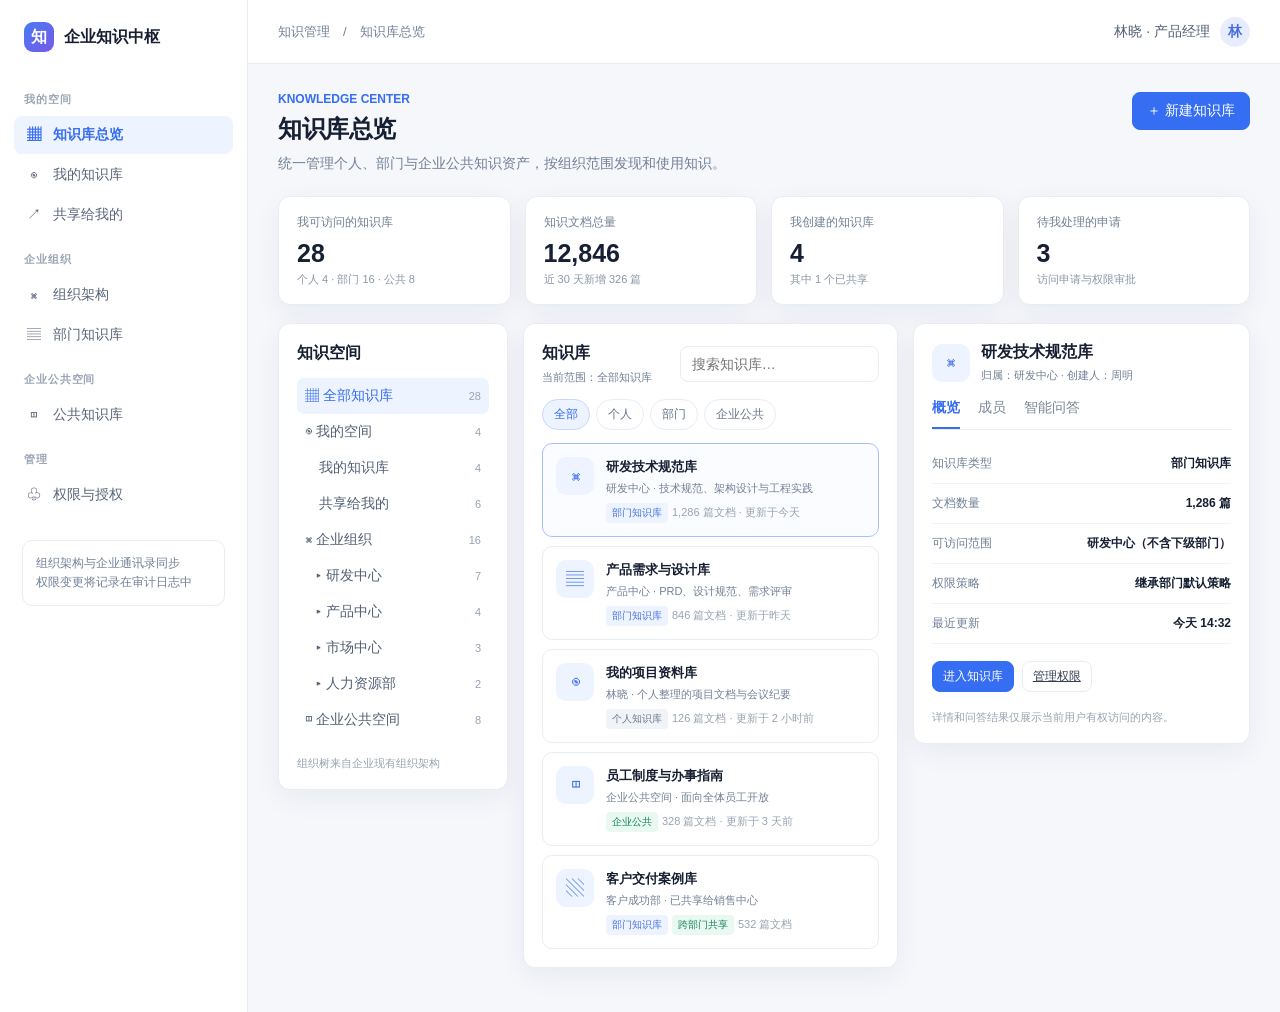
<file: knowledge-base/index.html>
<!doctype html>
<html lang="zh-CN"><head><meta charset="utf-8"><meta name="viewport" content="width=device-width,initial-scale=1"><title>知识库总览 · 企业知识中枢</title><link rel="stylesheet" href="assets/style.css"></head><body><div class="app"><aside class="sidebar"><div class="brand"><span class="brand-mark">知</span><span>企业知识中枢</span></div><nav class="nav"><div class="nav-label">我的空间</div><a class="active" href="index.html"><span class="nav-icon">▦</span><span class="nav-text">知识库总览</span></a><a href="personal-space.html"><span class="nav-icon">◉</span><span class="nav-text">我的知识库</span></a><a href="personal-space.html#shared"><span class="nav-icon">↗</span><span class="nav-text">共享给我的</span></a><div class="nav-label">企业组织</div><a href="organization.html"><span class="nav-icon">⌘</span><span class="nav-text">组织架构</span></a><a href="department-space.html"><span class="nav-icon">▤</span><span class="nav-text">部门知识库</span></a><div class="nav-label">企业公共空间</div><a href="department-space.html#public"><span class="nav-icon">◫</span><span class="nav-text">公共知识库</span></a><div class="nav-label">管理</div><a href="permissions.html"><span class="nav-icon">♧</span><span class="nav-text">权限与授权</span></a></nav><div class="sidebar-foot">组织架构与企业通讯录同步<br>权限变更将记录在审计日志中</div></aside><main class="main"><header class="topbar"><div class="crumb">知识管理　/　知识库总览</div><div class="user"><span>林晓 · 产品经理</span><span class="avatar">林</span></div></header><div class="content"><div class="page-head"><div><div class="eyebrow">KNOWLEDGE CENTER</div><h1>知识库总览</h1><p class="sub">统一管理个人、部门与企业公共知识资产，按组织范围发现和使用知识。</p></div><button class="btn primary" data-modal-open="createModal">＋ 新建知识库</button></div><section class="stats"><div class="stat"><div class="stat-label">我可访问的知识库</div><div class="stat-value">28</div><div class="stat-note">个人 4 · 部门 16 · 公共 8</div></div><div class="stat"><div class="stat-label">知识文档总量</div><div class="stat-value">12,846</div><div class="stat-note">近 30 天新增 326 篇</div></div><div class="stat"><div class="stat-label">我创建的知识库</div><div class="stat-value">4</div><div class="stat-note">其中 1 个已共享</div></div><div class="stat"><div class="stat-label">待我处理的申请</div><div class="stat-value">3</div><div class="stat-note">访问申请与权限审批</div></div></section><div class="layout"><section class="panel"><h3 class="section-title">知识空间</h3><div class="tree-item selected" data-demo-action="已切换到全部知识库">▦ 全部知识库 <span class="count">28</span></div><div class="tree-item" data-demo-action="已筛选个人空间">◉ 我的空间 <span class="count">4</span></div><div class="tree-item">　我的知识库 <span class="count">4</span></div><div class="tree-item">　共享给我的 <span class="count">6</span></div><div class="tree-item">⌘ 企业组织 <span class="count">16</span></div><div class="tree-item tree-child" data-demo-action="已切换至研发中心">▸ 研发中心 <span class="count">7</span></div><div class="tree-item tree-child">▸ 产品中心 <span class="count">4</span></div><div class="tree-item tree-child">▸ 市场中心 <span class="count">3</span></div><div class="tree-item tree-child">▸ 人力资源部 <span class="count">2</span></div><div class="tree-item">◫ 企业公共空间 <span class="count">8</span></div><div class="footer-note">组织树来自企业现有组织架构</div></section><section class="panel"><div class="toolbar"><div><h3 class="section-title" style="margin-bottom:4px">知识库</h3><span class="muted" style="font-size:11px">当前范围：全部知识库</span></div><input class="search" placeholder="搜索知识库…" data-search=".kb"></div><div class="filters"><button class="chip active" data-filter="all">全部</button><button class="chip" data-filter="personal">个人</button><button class="chip" data-filter="department">部门</button><button class="chip" data-filter="enterprise">企业公共</button></div><div class="kb-list" style="margin-top:13px"><article class="kb selected" data-kind="department"><div class="kb-icon">⌘</div><div><h3>研发技术规范库</h3><p>研发中心 · 技术规范、架构设计与工程实践</p><span class="tag blue">部门知识库</span><span class="meta">1,286 篇文档 · 更新于今天</span></div></article><article class="kb" data-kind="department"><div class="kb-icon">▤</div><div><h3>产品需求与设计库</h3><p>产品中心 · PRD、设计规范、需求评审</p><span class="tag blue">部门知识库</span><span class="meta">846 篇文档 · 更新于昨天</span></div></article><article class="kb" data-kind="personal"><div class="kb-icon">◉</div><div><h3>我的项目资料库</h3><p>林晓 · 个人整理的项目文档与会议纪要</p><span class="tag">个人知识库</span><span class="meta">126 篇文档 · 更新于 2 小时前</span></div></article><article class="kb" data-kind="enterprise"><div class="kb-icon">◫</div><div><h3>员工制度与办事指南</h3><p>企业公共空间 · 面向全体员工开放</p><span class="tag green">企业公共</span><span class="meta">328 篇文档 · 更新于 3 天前</span></div></article><article class="kb" data-kind="department"><div class="kb-icon">▧</div><div><h3>客户交付案例库</h3><p>客户成功部 · 已共享给销售中心</p><span class="tag blue">部门知识库</span><span class="tag green">跨部门共享</span><span class="meta">532 篇文档</span></div></article></div></section><section class="panel detail-panel"><div class="detail-title"><div class="kb-icon">⌘</div><div><h2>研发技术规范库</h2><p>归属：研发中心 · 创建人：周明</p></div></div><div class="tabs" data-tabs><div class="tab active" data-tab="docs">概览</div><div class="tab" data-tab="members">成员</div><div class="tab" data-tab="qa">智能问答</div></div><div data-tab-panel="docs"><div class="detail-row"><span class="muted">知识库类型</span><strong>部门知识库</strong></div><div class="detail-row"><span class="muted">文档数量</span><strong>1,286 篇</strong></div><div class="detail-row"><span class="muted">可访问范围</span><strong>研发中心（不含下级部门）</strong></div><div class="detail-row"><span class="muted">权限策略</span><strong>继承部门默认策略</strong></div><div class="detail-row"><span class="muted">最近更新</span><strong>今天 14:32</strong></div><div style="margin-top:17px;display:flex;gap:8px"><button class="btn primary small" data-demo-action="已打开知识库详情（原型演示）">进入知识库</button><a class="btn small" href="permissions.html">管理权限</a></div></div><div data-tab-panel="members" style="display:none"><div class="person"><span class="avatar">周</span><div class="person-info"><strong>周明</strong><span>知识库所有者</span></div><span class="status">管理者</span></div><div class="person"><span class="avatar">林</span><div class="person-info"><strong>林晓</strong><span>产品经理</span></div><span class="status">查看者</span></div><div class="person"><span class="avatar">陈</span><div class="person-info"><strong>陈宇</strong><span>研发工程师</span></div><span class="status">编辑者</span></div><a href="permissions.html" class="btn small">查看全部授权</a></div><div data-tab-panel="qa" style="display:none"><div class="notice">向知识库提问，AI 将基于当前有权访问的文档检索答案，并展示引用来源。</div><div class="field"><input placeholder="例如：服务发布前需要完成哪些检查？"></div><button class="btn primary small" data-demo-action="已提交示例问题：服务发布前需要完成哪些检查？">开始提问</button></div><div class="footer-note">详情和问答结果仅展示当前用户有权访问的内容。</div></section></div></div></main></div><div class="modal-backdrop" id="createModal"><div class="modal"><h2>新建知识库</h2><p>选择知识库归属。归属决定资产所有者，访问范围可在创建后单独配置。</p><div class="field"><label>知识库名称</label><input id="kbName" placeholder="请输入知识库名称"></div><div class="field"><label>知识库类型</label><select id="kbType"><option>个人知识库</option><option>部门知识库</option><option>企业公共知识库</option></select></div><div class="field"><label>归属部门（部门库适用）</label><select><option>研发中心</option><option>产品中心</option><option>市场中心</option></select></div><div id="createResult" class="muted" style="font-size:12px"></div><div class="modal-actions"><button class="btn" data-modal-close>取消</button><button class="btn primary" data-create-submit>创建</button></div></div></div><script src="assets/app.js"></script></body></html>
</file>
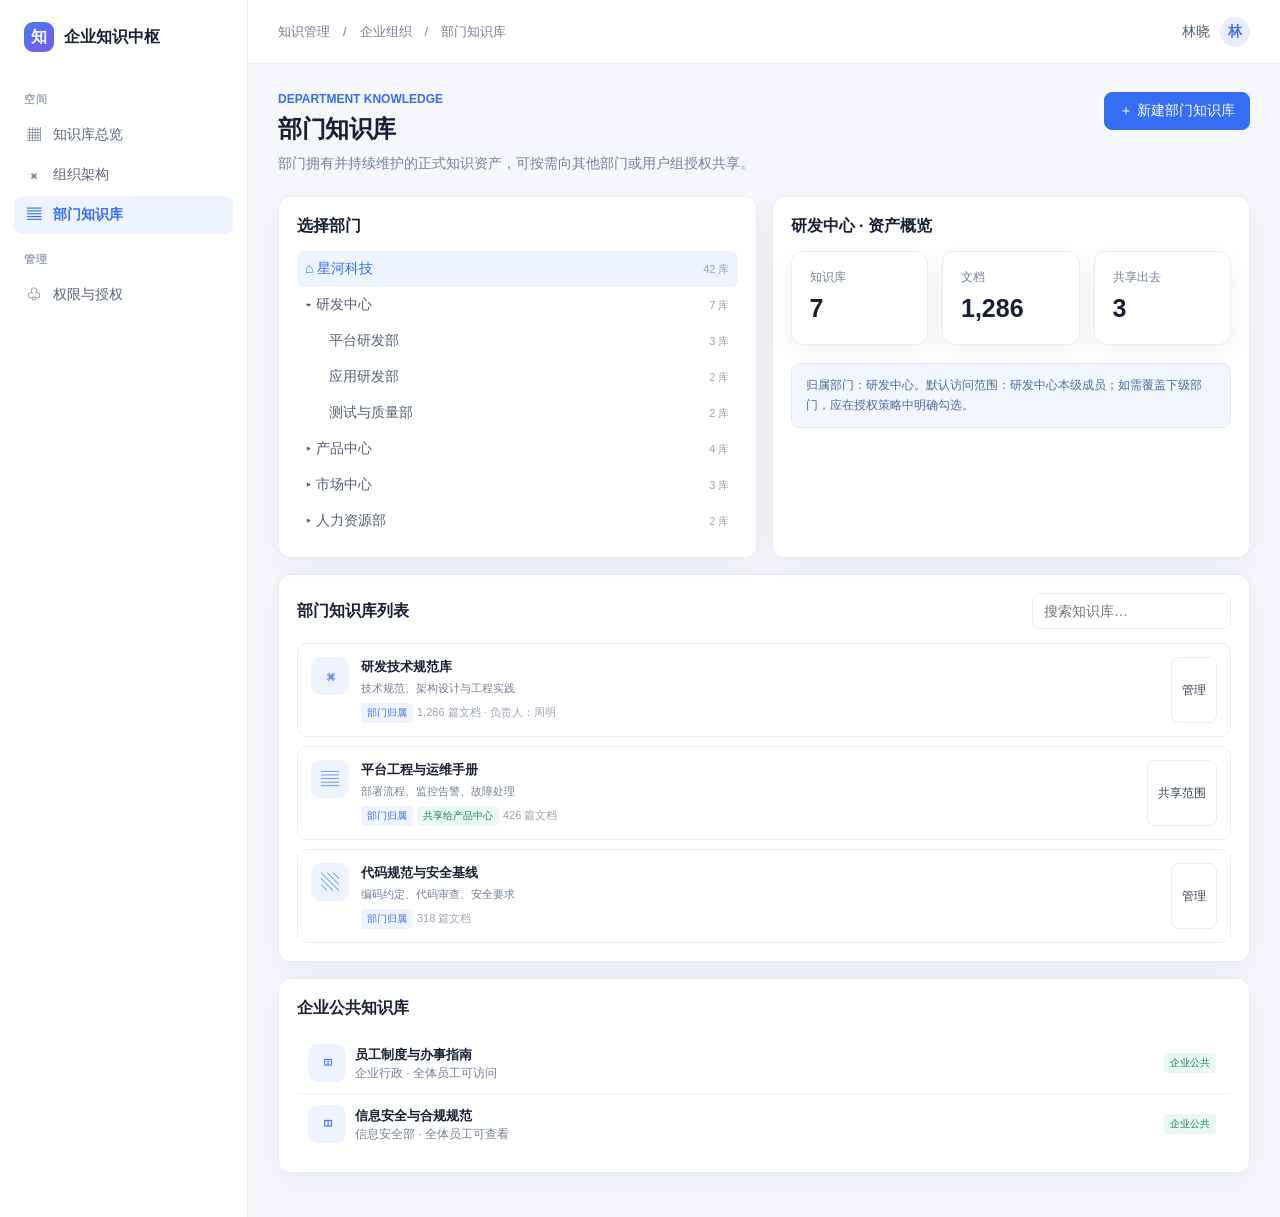
<file: knowledge-base/department-space.html>
<!doctype html><html lang="zh-CN"><head><meta charset="utf-8"><meta name="viewport" content="width=device-width,initial-scale=1"><title>部门知识库 · 企业知识中枢</title><link rel="stylesheet" href="assets/style.css"></head><body><div class="app"><aside class="sidebar"><div class="brand"><span class="brand-mark">知</span><span>企业知识中枢</span></div><nav class="nav"><div class="nav-label">空间</div><a href="index.html"><span class="nav-icon">▦</span><span class="nav-text">知识库总览</span></a><a href="organization.html"><span class="nav-icon">⌘</span><span class="nav-text">组织架构</span></a><a class="active" href="department-space.html"><span class="nav-icon">▤</span><span class="nav-text">部门知识库</span></a><div class="nav-label">管理</div><a href="permissions.html"><span class="nav-icon">♧</span><span class="nav-text">权限与授权</span></a></nav></aside><main class="main"><header class="topbar"><div class="crumb">知识管理　/　企业组织　/　部门知识库</div><div class="user">林晓 <span class="avatar">林</span></div></header><div class="content"><div class="page-head"><div><div class="eyebrow">DEPARTMENT KNOWLEDGE</div><h1>部门知识库</h1><p class="sub">部门拥有并持续维护的正式知识资产，可按需向其他部门或用户组授权共享。</p></div><button class="btn primary" data-modal-open="deptModal">＋ 新建部门知识库</button></div><div class="two-col"><section class="panel"><h3 class="section-title">选择部门</h3><div class="tree-item selected">⌂ 星河科技 <span class="count">42 库</span></div><div class="tree-item">▾ 研发中心 <span class="count">7 库</span></div><div class="tree-item tree-child">　平台研发部 <span class="count">3 库</span></div><div class="tree-item tree-child">　应用研发部 <span class="count">2 库</span></div><div class="tree-item tree-child">　测试与质量部 <span class="count">2 库</span></div><div class="tree-item">▸ 产品中心 <span class="count">4 库</span></div><div class="tree-item">▸ 市场中心 <span class="count">3 库</span></div><div class="tree-item">▸ 人力资源部 <span class="count">2 库</span></div></section><section class="panel"><h3 class="section-title">研发中心 · 资产概览</h3><div class="stats" style="grid-template-columns:repeat(3,1fr)"><div class="stat"><div class="stat-label">知识库</div><div class="stat-value">7</div></div><div class="stat"><div class="stat-label">文档</div><div class="stat-value">1,286</div></div><div class="stat"><div class="stat-label">共享出去</div><div class="stat-value">3</div></div></div><div class="notice">归属部门：研发中心。默认访问范围：研发中心本级成员；如需覆盖下级部门，应在授权策略中明确勾选。</div></section></div><section class="panel" style="margin-top:16px"><div class="toolbar"><h3 class="section-title" style="margin:0">部门知识库列表</h3><input class="search" placeholder="搜索知识库…" data-search=".kb"></div><div class="kb-list"><article class="kb"><div class="kb-icon">⌘</div><div style="flex:1"><h3>研发技术规范库</h3><p>技术规范、架构设计与工程实践</p><span class="tag blue">部门归属</span><span class="meta">1,286 篇文档 · 负责人：周明</span></div><button class="btn small" data-demo-action="已打开知识库管理">管理</button></article><article class="kb"><div class="kb-icon">▤</div><div style="flex:1"><h3>平台工程与运维手册</h3><p>部署流程、监控告警、故障处理</p><span class="tag blue">部门归属</span><span class="tag green">共享给产品中心</span><span class="meta">426 篇文档</span></div><button class="btn small" data-demo-action="已打开共享范围">共享范围</button></article><article class="kb"><div class="kb-icon">▧</div><div style="flex:1"><h3>代码规范与安全基线</h3><p>编码约定、代码审查、安全要求</p><span class="tag blue">部门归属</span><span class="meta">318 篇文档</span></div><button class="btn small" data-demo-action="已打开知识库管理">管理</button></article></div></section><section class="panel" id="public" style="margin-top:16px"><h3 class="section-title">企业公共知识库</h3><div class="org-row"><div class="kb-icon">◫</div><div class="org-name"><strong>员工制度与办事指南</strong><small>企业行政 · 全体员工可访问</small></div><span class="tag green">企业公共</span></div><div class="org-row"><div class="kb-icon">◫</div><div class="org-name"><strong>信息安全与合规规范</strong><small>信息安全部 · 全体员工可查看</small></div><span class="tag green">企业公共</span></div></section></div></main></div><div class="modal-backdrop" id="deptModal"><div class="modal"><h2>新建部门知识库</h2><p>由部门管理员或被授权员工创建，归属部门将成为知识资产所有者。</p><div class="field"><label>知识库名称</label><input placeholder="请输入知识库名称"></div><div class="field"><label>归属部门</label><select><option>研发中心</option><option>产品中心</option><option>市场中心</option></select></div><div class="field"><label>默认访问范围</label><select><option>仅归属部门本级</option><option>归属部门及所有下级部门</option></select></div><div class="modal-actions"><button class="btn" data-modal-close>取消</button><button class="btn primary" data-demo-action="部门知识库创建成功（原型演示）">创建</button></div></div></div><script src="assets/app.js"></script></body></html>
</file>
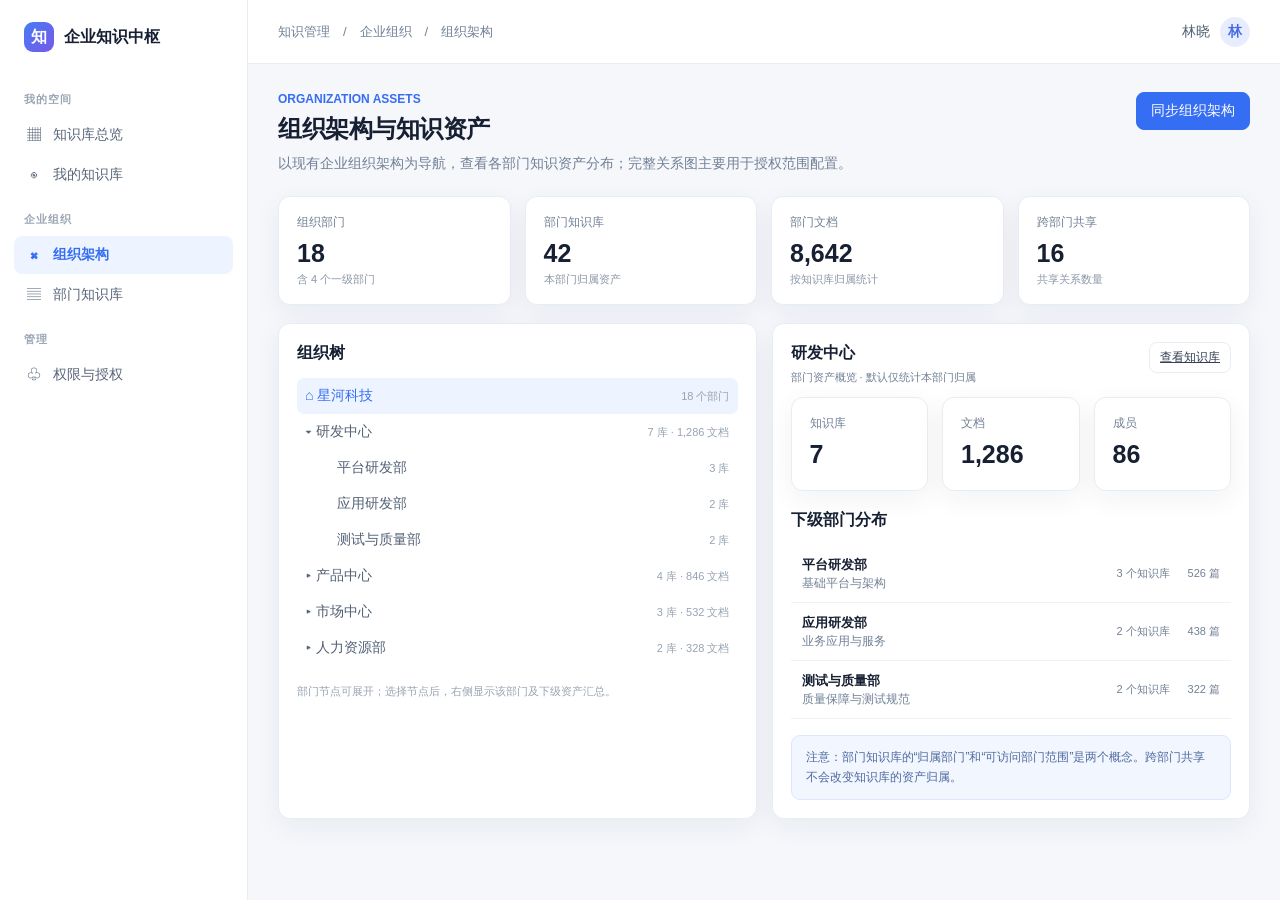
<file: knowledge-base/organization.html>
<!doctype html><html lang="zh-CN"><head><meta charset="utf-8"><meta name="viewport" content="width=device-width,initial-scale=1"><title>组织架构 · 企业知识中枢</title><link rel="stylesheet" href="assets/style.css"></head><body><div class="app"><aside class="sidebar"><div class="brand"><span class="brand-mark">知</span><span>企业知识中枢</span></div><nav class="nav"><div class="nav-label">我的空间</div><a href="index.html"><span class="nav-icon">▦</span><span class="nav-text">知识库总览</span></a><a href="personal-space.html"><span class="nav-icon">◉</span><span class="nav-text">我的知识库</span></a><div class="nav-label">企业组织</div><a class="active" href="organization.html"><span class="nav-icon">⌘</span><span class="nav-text">组织架构</span></a><a href="department-space.html"><span class="nav-icon">▤</span><span class="nav-text">部门知识库</span></a><div class="nav-label">管理</div><a href="permissions.html"><span class="nav-icon">♧</span><span class="nav-text">权限与授权</span></a></nav></aside><main class="main"><header class="topbar"><div class="crumb">知识管理　/　企业组织　/　组织架构</div><div class="user">林晓 <span class="avatar">林</span></div></header><div class="content"><div class="page-head"><div><div class="eyebrow">ORGANIZATION ASSETS</div><h1>组织架构与知识资产</h1><p class="sub">以现有企业组织架构为导航，查看各部门知识资产分布；完整关系图主要用于授权范围配置。</p></div><button class="btn primary" data-demo-action="组织架构同步任务已模拟触发">同步组织架构</button></div><div class="stats"><div class="stat"><div class="stat-label">组织部门</div><div class="stat-value">18</div><div class="stat-note">含 4 个一级部门</div></div><div class="stat"><div class="stat-label">部门知识库</div><div class="stat-value">42</div><div class="stat-note">本部门归属资产</div></div><div class="stat"><div class="stat-label">部门文档</div><div class="stat-value">8,642</div><div class="stat-note">按知识库归属统计</div></div><div class="stat"><div class="stat-label">跨部门共享</div><div class="stat-value">16</div><div class="stat-note">共享关系数量</div></div></div><div class="two-col"><section class="panel"><h3 class="section-title">组织树</h3><div class="tree-item selected">⌂ 星河科技 <span class="count">18 个部门</span></div><div class="tree-item" data-tree-toggle="org-rd">▾ 研发中心 <span class="count">7 库 · 1,286 文档</span></div><div id="org-rd" class="tree-child"><div class="tree-item">　平台研发部 <span class="count">3 库</span></div><div class="tree-item">　应用研发部 <span class="count">2 库</span></div><div class="tree-item">　测试与质量部 <span class="count">2 库</span></div></div><div class="tree-item" data-tree-toggle="org-product">▸ 产品中心 <span class="count">4 库 · 846 文档</span></div><div id="org-product" class="tree-child" hidden><div class="tree-item">　产品管理部 <span class="count">2 库</span></div><div class="tree-item">　用户体验部 <span class="count">2 库</span></div></div><div class="tree-item" data-tree-toggle="org-market">▸ 市场中心 <span class="count">3 库 · 532 文档</span></div><div id="org-market" class="tree-child" hidden><div class="tree-item">　品牌部 <span class="count">1 库</span></div><div class="tree-item">　市场运营部 <span class="count">2 库</span></div></div><div class="tree-item">▸ 人力资源部 <span class="count">2 库 · 328 文档</span></div><div class="footer-note">部门节点可展开；选择节点后，右侧显示该部门及下级资产汇总。</div></section><section class="panel"><div class="page-head" style="margin-bottom:12px"><div><h3 class="section-title" style="margin-bottom:4px">研发中心</h3><span class="muted" style="font-size:11px">部门资产概览 · 默认仅统计本部门归属</span></div><a class="btn small" href="department-space.html">查看知识库</a></div><div class="stats" style="grid-template-columns:repeat(3,1fr)"><div class="stat"><div class="stat-label">知识库</div><div class="stat-value">7</div></div><div class="stat"><div class="stat-label">文档</div><div class="stat-value">1,286</div></div><div class="stat"><div class="stat-label">成员</div><div class="stat-value">86</div></div></div><h3 class="section-title" style="margin-top:18px">下级部门分布</h3><div class="org-row"><div class="org-name"><strong>平台研发部</strong><small>基础平台与架构</small></div><div class="org-metrics"><span>3 个知识库</span><span>526 篇</span></div></div><div class="org-row"><div class="org-name"><strong>应用研发部</strong><small>业务应用与服务</small></div><div class="org-metrics"><span>2 个知识库</span><span>438 篇</span></div></div><div class="org-row"><div class="org-name"><strong>测试与质量部</strong><small>质量保障与测试规范</small></div><div class="org-metrics"><span>2 个知识库</span><span>322 篇</span></div></div><div class="notice" style="margin-top:16px">注意：部门知识库的“归属部门”和“可访问部门范围”是两个概念。跨部门共享不会改变知识库的资产归属。</div></section></div></div></main></div><script src="assets/app.js"></script></body></html>
</file>
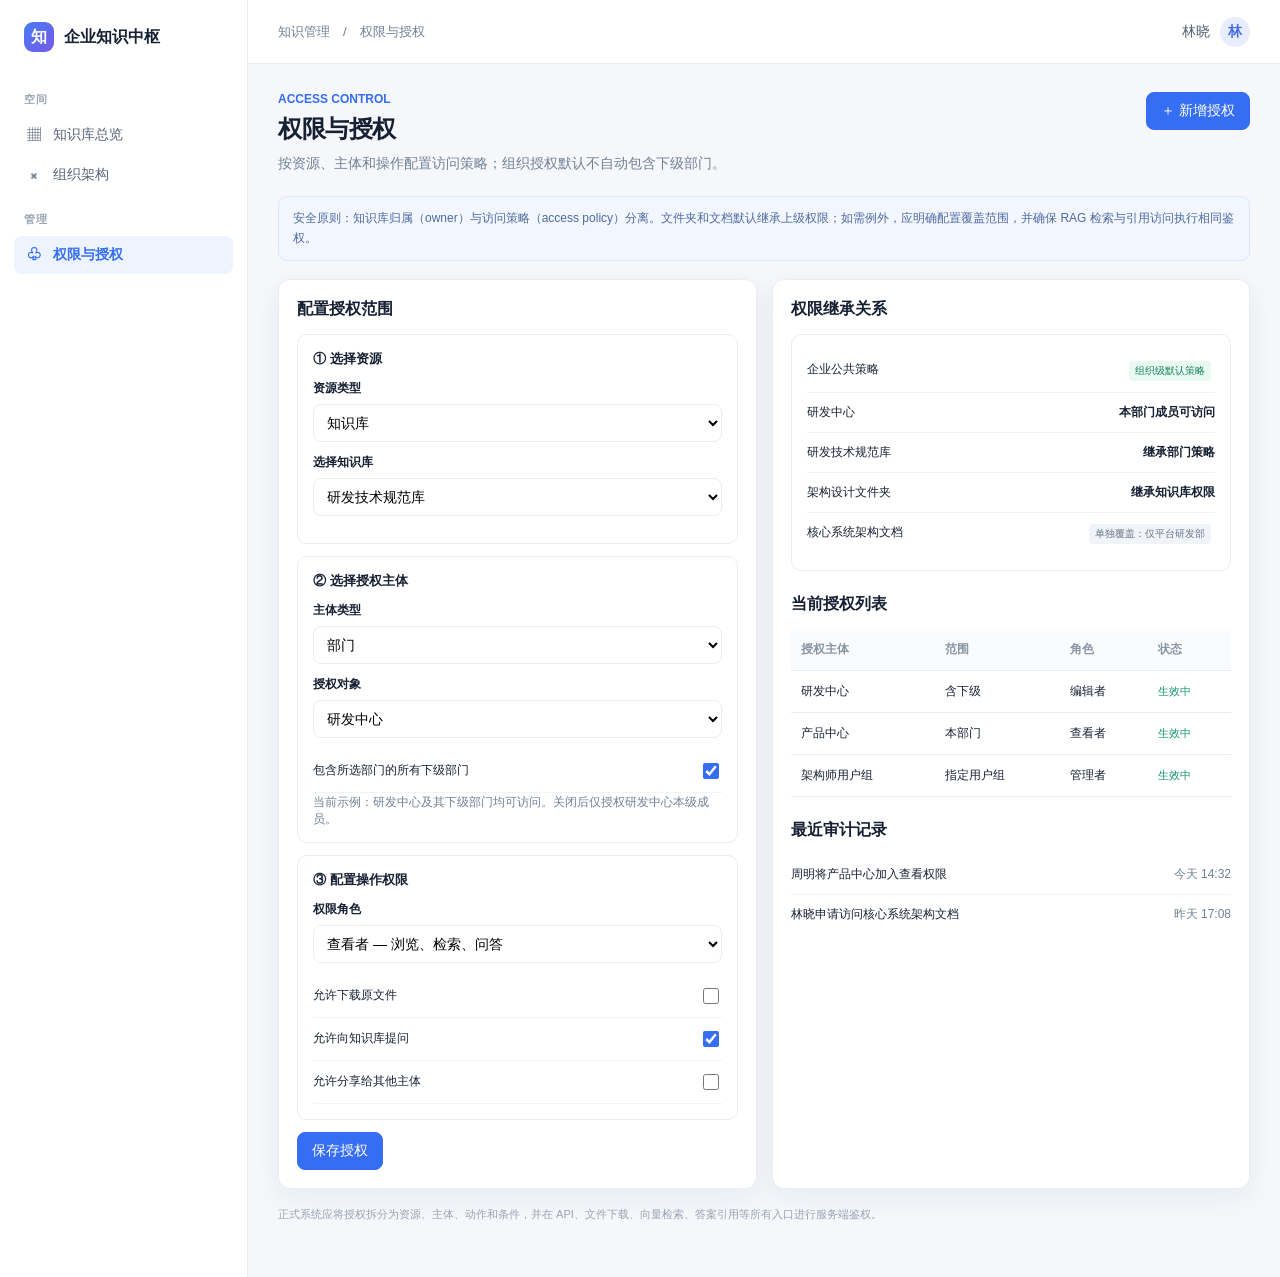
<file: knowledge-base/permissions.html>
<!doctype html><html lang="zh-CN"><head><meta charset="utf-8"><meta name="viewport" content="width=device-width,initial-scale=1"><title>权限与授权 · 企业知识中枢</title><link rel="stylesheet" href="assets/style.css"></head><body><div class="app"><aside class="sidebar"><div class="brand"><span class="brand-mark">知</span><span>企业知识中枢</span></div><nav class="nav"><div class="nav-label">空间</div><a href="index.html"><span class="nav-icon">▦</span><span class="nav-text">知识库总览</span></a><a href="organization.html"><span class="nav-icon">⌘</span><span class="nav-text">组织架构</span></a><div class="nav-label">管理</div><a class="active" href="permissions.html"><span class="nav-icon">♧</span><span class="nav-text">权限与授权</span></a></nav></aside><main class="main"><header class="topbar"><div class="crumb">知识管理　/　权限与授权</div><div class="user">林晓 <span class="avatar">林</span></div></header><div class="content"><div class="page-head"><div><div class="eyebrow">ACCESS CONTROL</div><h1>权限与授权</h1><p class="sub">按资源、主体和操作配置访问策略；组织授权默认不自动包含下级部门。</p></div><button class="btn primary" data-demo-action="已模拟提交新的授权策略">＋ 新增授权</button></div><div class="notice" style="margin-bottom:18px">安全原则：知识库归属（owner）与访问策略（access policy）分离。文件夹和文档默认继承上级权限；如需例外，应明确配置覆盖范围，并确保 RAG 检索与引用访问执行相同鉴权。</div><div class="two-col"><section class="panel"><h3 class="section-title">配置授权范围</h3><div class="permission-box"><h3>① 选择资源</h3><div class="field"><label>资源类型</label><select><option>知识库</option><option>文件夹</option><option>单个文档</option></select></div><div class="field"><label>选择知识库</label><select><option>研发技术规范库</option><option>产品需求与设计库</option><option>员工制度与办事指南</option></select></div></div><div class="permission-box"><h3>② 选择授权主体</h3><div class="field"><label>主体类型</label><select id="principalType"><option>部门</option><option>个人用户</option><option>用户组</option></select></div><div class="field"><label>授权对象</label><select><option>研发中心</option><option>平台研发部</option><option>产品中心</option><option>市场中心</option><option>全体员工</option></select></div><div class="switchline"><span>包含所选部门的所有下级部门</span><input class="switch" type="checkbox" checked></div><small class="muted">当前示例：研发中心及其下级部门均可访问。关闭后仅授权研发中心本级成员。</small></div><div class="permission-box"><h3>③ 配置操作权限</h3><div class="field"><label>权限角色</label><select><option>查看者 — 浏览、检索、问答</option><option>编辑者 — 上传、编辑、删除文档</option><option>管理者 — 成员管理、权限配置</option><option>自定义权限</option></select></div><div class="switchline"><span>允许下载原文件</span><input class="switch" type="checkbox"></div><div class="switchline"><span>允许向知识库提问</span><input class="switch" type="checkbox" checked></div><div class="switchline"><span>允许分享给其他主体</span><input class="switch" type="checkbox"></div></div><button class="btn primary" data-demo-action="授权规则已模拟保存">保存授权</button></section><section class="panel"><h3 class="section-title">权限继承关系</h3><div class="permission-box"><div class="detail-row"><span>企业公共策略</span><span class="tag green">组织级默认策略</span></div><div class="detail-row"><span>研发中心</span><strong>本部门成员可访问</strong></div><div class="detail-row"><span>研发技术规范库</span><strong>继承部门策略</strong></div><div class="detail-row"><span>架构设计文件夹</span><strong>继承知识库权限</strong></div><div class="detail-row"><span>核心系统架构文档</span><span class="tag">单独覆盖：仅平台研发部</span></div></div><h3 class="section-title" style="margin-top:22px">当前授权列表</h3><table class="table"><thead><tr><th>授权主体</th><th>范围</th><th>角色</th><th>状态</th></tr></thead><tbody><tr><td>研发中心</td><td>含下级</td><td>编辑者</td><td><span class="status">生效中</span></td></tr><tr><td>产品中心</td><td>本部门</td><td>查看者</td><td><span class="status">生效中</span></td></tr><tr><td>架构师用户组</td><td>指定用户组</td><td>管理者</td><td><span class="status">生效中</span></td></tr></tbody></table><h3 class="section-title" style="margin-top:22px">最近审计记录</h3><div class="detail-row"><span>周明将产品中心加入查看权限</span><span class="muted">今天 14:32</span></div><div class="detail-row"><span>林晓申请访问核心系统架构文档</span><span class="muted">昨天 17:08</span></div></section></div><p class="footer-note">正式系统应将授权拆分为资源、主体、动作和条件，并在 API、文件下载、向量检索、答案引用等所有入口进行服务端鉴权。</p></div></main></div><script src="assets/app.js"></script></body></html>
</file>
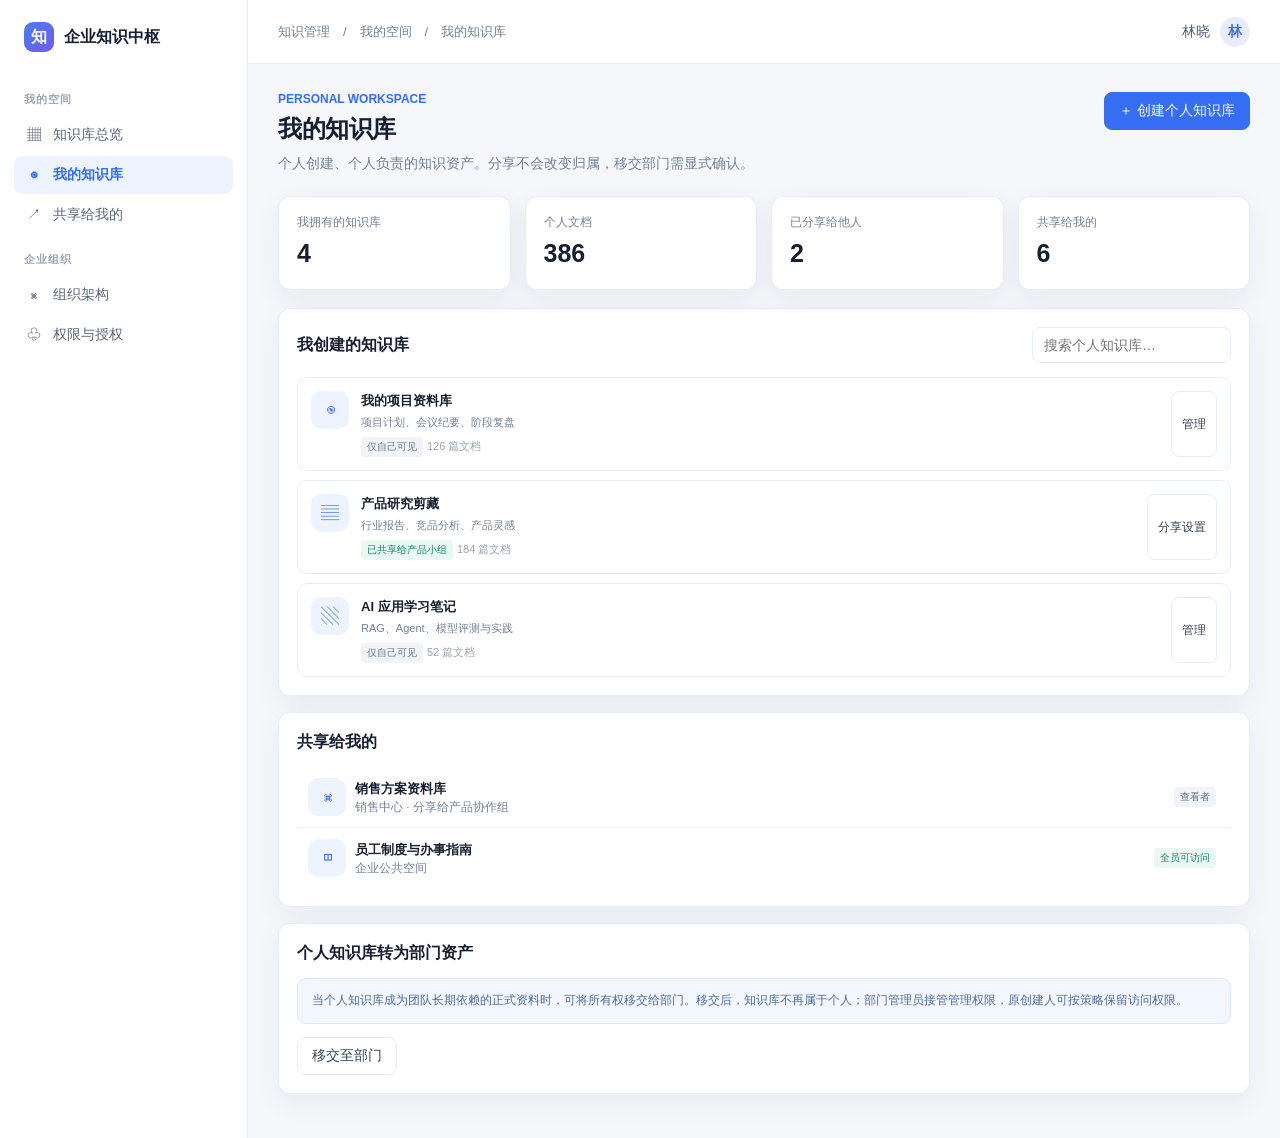
<file: knowledge-base/personal-space.html>
<!doctype html><html lang="zh-CN"><head><meta charset="utf-8"><meta name="viewport" content="width=device-width,initial-scale=1"><title>个人空间 · 企业知识中枢</title><link rel="stylesheet" href="assets/style.css"></head><body><div class="app"><aside class="sidebar"><div class="brand"><span class="brand-mark">知</span><span>企业知识中枢</span></div><nav class="nav"><div class="nav-label">我的空间</div><a href="index.html"><span class="nav-icon">▦</span><span class="nav-text">知识库总览</span></a><a class="active" href="personal-space.html"><span class="nav-icon">◉</span><span class="nav-text">我的知识库</span></a><a href="#shared"><span class="nav-icon">↗</span><span class="nav-text">共享给我的</span></a><div class="nav-label">企业组织</div><a href="organization.html"><span class="nav-icon">⌘</span><span class="nav-text">组织架构</span></a><a href="permissions.html"><span class="nav-icon">♧</span><span class="nav-text">权限与授权</span></a></nav></aside><main class="main"><header class="topbar"><div class="crumb">知识管理　/　我的空间　/　我的知识库</div><div class="user">林晓 <span class="avatar">林</span></div></header><div class="content"><div class="page-head"><div><div class="eyebrow">PERSONAL WORKSPACE</div><h1>我的知识库</h1><p class="sub">个人创建、个人负责的知识资产。分享不会改变归属，移交部门需显式确认。</p></div><button class="btn primary" data-modal-open="personalModal">＋ 创建个人知识库</button></div><div class="stats"><div class="stat"><div class="stat-label">我拥有的知识库</div><div class="stat-value">4</div></div><div class="stat"><div class="stat-label">个人文档</div><div class="stat-value">386</div></div><div class="stat"><div class="stat-label">已分享给他人</div><div class="stat-value">2</div></div><div class="stat"><div class="stat-label">共享给我的</div><div class="stat-value">6</div></div></div><section class="panel"><div class="toolbar"><h3 class="section-title" style="margin:0">我创建的知识库</h3><input class="search" placeholder="搜索个人知识库…" data-search=".kb"></div><div class="kb-list"><article class="kb"><div class="kb-icon">◉</div><div style="flex:1"><h3>我的项目资料库</h3><p>项目计划、会议纪要、阶段复盘</p><span class="tag">仅自己可见</span><span class="meta">126 篇文档</span></div><button class="btn small" data-demo-action="已打开个人知识库操作菜单">管理</button></article><article class="kb"><div class="kb-icon">▤</div><div style="flex:1"><h3>产品研究剪藏</h3><p>行业报告、竞品分析、产品灵感</p><span class="tag green">已共享给产品小组</span><span class="meta">184 篇文档</span></div><button class="btn small" data-demo-action="已打开分享设置">分享设置</button></article><article class="kb"><div class="kb-icon">▧</div><div style="flex:1"><h3>AI 应用学习笔记</h3><p>RAG、Agent、模型评测与实践</p><span class="tag">仅自己可见</span><span class="meta">52 篇文档</span></div><button class="btn small" data-demo-action="已打开知识库操作菜单">管理</button></article></div></section><section class="panel" id="shared" style="margin-top:16px"><h3 class="section-title">共享给我的</h3><div class="org-row"><div class="kb-icon">⌘</div><div class="org-name"><strong>销售方案资料库</strong><small>销售中心 · 分享给产品协作组</small></div><span class="tag">查看者</span></div><div class="org-row"><div class="kb-icon">◫</div><div class="org-name"><strong>员工制度与办事指南</strong><small>企业公共空间</small></div><span class="tag green">全员可访问</span></div></section><section class="panel" style="margin-top:16px"><h3 class="section-title">个人知识库转为部门资产</h3><div class="notice">当个人知识库成为团队长期依赖的正式资料时，可将所有权移交给部门。移交后，知识库不再属于个人；部门管理员接管管理权限，原创建人可按策略保留访问权限。</div><div style="margin-top:13px"><button class="btn" data-demo-action="已模拟打开移交部门向导：选择目标部门并确认资产归属变更">移交至部门</button></div></section></div></main></div><div class="modal-backdrop" id="personalModal"><div class="modal"><h2>创建个人知识库</h2><p>默认仅自己可见，可在创建后向指定人员、部门或用户组分享。</p><div class="field"><label>知识库名称</label><input placeholder="例如：我的项目资料库"></div><div class="field"><label>描述</label><input placeholder="简要描述知识库用途"></div><div class="notice">归属主体：当前用户。分享访问权不会改变知识库归属。</div><div class="modal-actions"><button class="btn" data-modal-close>取消</button><button class="btn primary" data-demo-action="个人知识库创建成功（原型演示）">创建</button></div></div></div><script src="assets/app.js"></script></body></html>
</file>
<file: knowledge-base/assets/style.css>
:root{--bg:#f5f7fb;--panel:#fff;--line:#e8edf4;--text:#172033;--muted:#718096;--blue:#356df3;--blue-soft:#edf3ff;--green:#15966a;--amber:#c98520;--red:#d45a5a;--shadow:0 8px 28px rgba(24,39,75,.06);font-family:Inter,-apple-system,BlinkMacSystemFont,"Segoe UI","PingFang SC","Microsoft YaHei",sans-serif}*{box-sizing:border-box}body{margin:0;background:var(--bg);color:var(--text);font-size:14px}.app{min-height:100vh;display:flex}.sidebar{width:248px;background:#fff;border-right:1px solid var(--line);padding:22px 14px;flex-shrink:0}.brand{display:flex;align-items:center;gap:10px;padding:0 10px 24px;font-size:16px;font-weight:750}.brand-mark{width:30px;height:30px;border-radius:9px;background:linear-gradient(135deg,#477cf5,#7659e8);color:#fff;display:grid;place-items:center;font-weight:800}.nav-label{padding:16px 10px 7px;color:#9aa5b5;font-size:11px;font-weight:700;letter-spacing:.08em}.nav a{display:flex;align-items:center;gap:10px;text-decoration:none;color:#596579;padding:10px;border-radius:8px;margin:2px 0}.nav a:hover,.nav a.active{background:var(--blue-soft);color:var(--blue);font-weight:650}.nav-icon{width:19px;text-align:center}.sidebar-foot{margin:26px 8px 0;padding:13px;border:1px solid var(--line);border-radius:10px;color:var(--muted);font-size:12px;line-height:1.6}.main{min-width:0;flex:1}.topbar{height:64px;background:#fff;border-bottom:1px solid var(--line);display:flex;align-items:center;justify-content:space-between;padding:0 30px}.crumb{color:var(--muted);font-size:13px}.user{display:flex;align-items:center;gap:10px;color:#536074}.avatar{width:30px;height:30px;border-radius:50%;background:#e7edff;color:#456be0;display:grid;place-items:center;font-weight:700}.content{padding:28px 30px 44px;max-width:1500px;margin:auto}.page-head{display:flex;align-items:flex-start;justify-content:space-between;gap:20px;margin-bottom:22px}.eyebrow{font-size:12px;color:var(--blue);font-weight:700;margin-bottom:7px}.page-head h1{font-size:24px;letter-spacing:-.5px;margin:0 0 7px}.sub{color:var(--muted);margin:0;line-height:1.6}.btn{border:1px solid var(--line);background:#fff;color:#344054;border-radius:8px;padding:9px 14px;font:inherit;cursor:pointer}.btn:hover{border-color:#b9c9f5;color:var(--blue)}.btn.primary{background:var(--blue);border-color:var(--blue);color:#fff}.btn.small{padding:6px 10px;font-size:12px}.panel,.stat,.card{background:var(--panel);border:1px solid var(--line);border-radius:12px;box-shadow:var(--shadow)}.panel{padding:18px}.stats{display:grid;grid-template-columns:repeat(4,minmax(0,1fr));gap:14px;margin-bottom:18px}.stat{padding:17px 18px}.stat-label{color:var(--muted);font-size:12px}.stat-value{font-size:25px;font-weight:750;margin:8px 0 4px}.stat-note{font-size:11px;color:#8b97a8}.layout{display:grid;grid-template-columns:230px minmax(330px,1fr) minmax(300px,.9fr);gap:15px;align-items:start}.section-title{font-weight:700;margin:0 0 14px}.tree-item{display:flex;align-items:center;gap:8px;padding:9px 8px;border-radius:7px;color:#526075;cursor:pointer}.tree-item:hover,.tree-item.selected{background:var(--blue-soft);color:var(--blue)}.tree-item .count{margin-left:auto;color:#98a3b2;font-size:11px}.tree-child{padding-left:18px}.toolbar{display:flex;align-items:center;justify-content:space-between;gap:10px;margin-bottom:14px}.search{border:1px solid var(--line);background:#fff;border-radius:8px;padding:9px 11px;min-width:150px;font:inherit;outline:none}.search:focus{border-color:#8eabff}.filters{display:flex;gap:6px;flex-wrap:wrap}.chip{border:1px solid var(--line);background:#fff;color:#687589;border-radius:20px;padding:6px 11px;font-size:12px;cursor:pointer}.chip.active{color:var(--blue);border-color:#c8d7ff;background:var(--blue-soft)}.kb-list{display:flex;flex-direction:column;gap:9px}.kb{display:flex;gap:12px;padding:13px;border:1px solid var(--line);border-radius:10px;cursor:pointer}.kb:hover,.kb.selected{border-color:#a9c0ff;background:#fbfcff}.kb-icon{width:38px;height:38px;border-radius:10px;background:#edf3ff;color:#4776e8;display:grid;place-items:center;font-size:18px;flex-shrink:0}.kb h3{font-size:13px;margin:1px 0 5px}.kb p{font-size:11px;color:var(--muted);margin:0 0 7px}.meta{font-size:11px;color:#98a3b2}.tag{display:inline-block;background:#f0f3f8;color:#687589;border-radius:4px;padding:3px 6px;font-size:10px;margin-right:4px}.tag.blue{background:#edf3ff;color:#4772df}.tag.green{background:#e9f8f1;color:#16835e}.detail-title{display:flex;gap:11px;align-items:center;margin-bottom:16px}.detail-title h2{font-size:16px;margin:0 0 5px}.detail-title p{font-size:11px;color:var(--muted);margin:0}.tabs{display:flex;gap:18px;border-bottom:1px solid var(--line);margin:14px 0}.tab{padding:0 0 10px;color:#7b8798;cursor:pointer;border-bottom:2px solid transparent}.tab.active{color:var(--blue);border-color:var(--blue);font-weight:650}.detail-row{display:flex;justify-content:space-between;gap:10px;padding:11px 0;border-bottom:1px solid #f0f2f6;font-size:12px}.detail-row:last-child{border:0}.muted{color:var(--muted)}.person{display:flex;align-items:center;gap:9px;padding:9px 0}.person .avatar{width:27px;height:27px;font-size:11px}.person-info{flex:1}.person-info strong{display:block;font-size:12px}.person-info span{font-size:11px;color:var(--muted)}.status{font-size:11px;color:var(--green)}.two-col{display:grid;grid-template-columns:1fr 1fr;gap:15px}.table{width:100%;border-collapse:collapse}.table th,.table td{text-align:left;padding:12px 10px;border-bottom:1px solid var(--line);font-size:12px}.table th{color:#8994a4;font-weight:600;background:#fafbfd}.org-row{display:flex;align-items:center;gap:9px;padding:11px;border-bottom:1px solid #f0f2f6}.org-row:last-child{border:0}.org-name{flex:1}.org-name strong{display:block;font-size:13px}.org-name small{color:var(--muted)}.org-metrics{display:flex;gap:18px;color:#718096;font-size:11px}.permission-box{border:1px solid var(--line);border-radius:10px;padding:15px;margin-bottom:12px}.permission-box h3{font-size:13px;margin:0 0 12px}.field{margin:12px 0}.field label{display:block;font-size:12px;font-weight:650;margin-bottom:7px}.field select,.field input{width:100%;padding:9px;border:1px solid var(--line);border-radius:8px;background:white;font:inherit}.switchline{display:flex;justify-content:space-between;align-items:center;padding:10px 0;border-bottom:1px solid #f1f3f6;font-size:12px}.switch{accent-color:var(--blue);width:16px;height:16px}.notice{padding:12px 14px;background:#f1f6ff;border:1px solid #dce7ff;border-radius:9px;color:#506a9f;font-size:12px;line-height:1.6}.modal-backdrop{position:fixed;inset:0;background:#10182866;display:none;align-items:center;justify-content:center;padding:20px;z-index:10}.modal-backdrop.show{display:flex}.modal{width:min(460px,100%);background:#fff;border-radius:14px;padding:22px;box-shadow:0 20px 70px #10182833}.modal h2{font-size:18px;margin:0 0 6px}.modal p{font-size:12px;color:var(--muted);margin:0 0 18px}.modal-actions{display:flex;justify-content:flex-end;gap:8px;margin-top:20px}.empty{padding:30px;text-align:center;color:var(--muted)}.footer-note{margin-top:18px;color:#98a3b2;font-size:11px}@media(max-width:1100px){.layout{grid-template-columns:210px 1fr}.layout .detail-panel{grid-column:1/-1}.stats{grid-template-columns:repeat(2,1fr)}}@media(max-width:760px){.sidebar{width:66px;padding:18px 8px}.brand{padding:0 8px 20px}.brand span:last-child,.nav-label,.nav a .nav-text,.sidebar-foot{display:none}.nav a{justify-content:center}.content{padding:20px 14px}.topbar{padding:0 15px}.layout,.two-col{grid-template-columns:1fr}.stats{grid-template-columns:repeat(2,1fr)}.page-head{flex-direction:column}.toolbar{align-items:flex-start;flex-direction:column}.org-metrics{gap:8px}}
</file>
